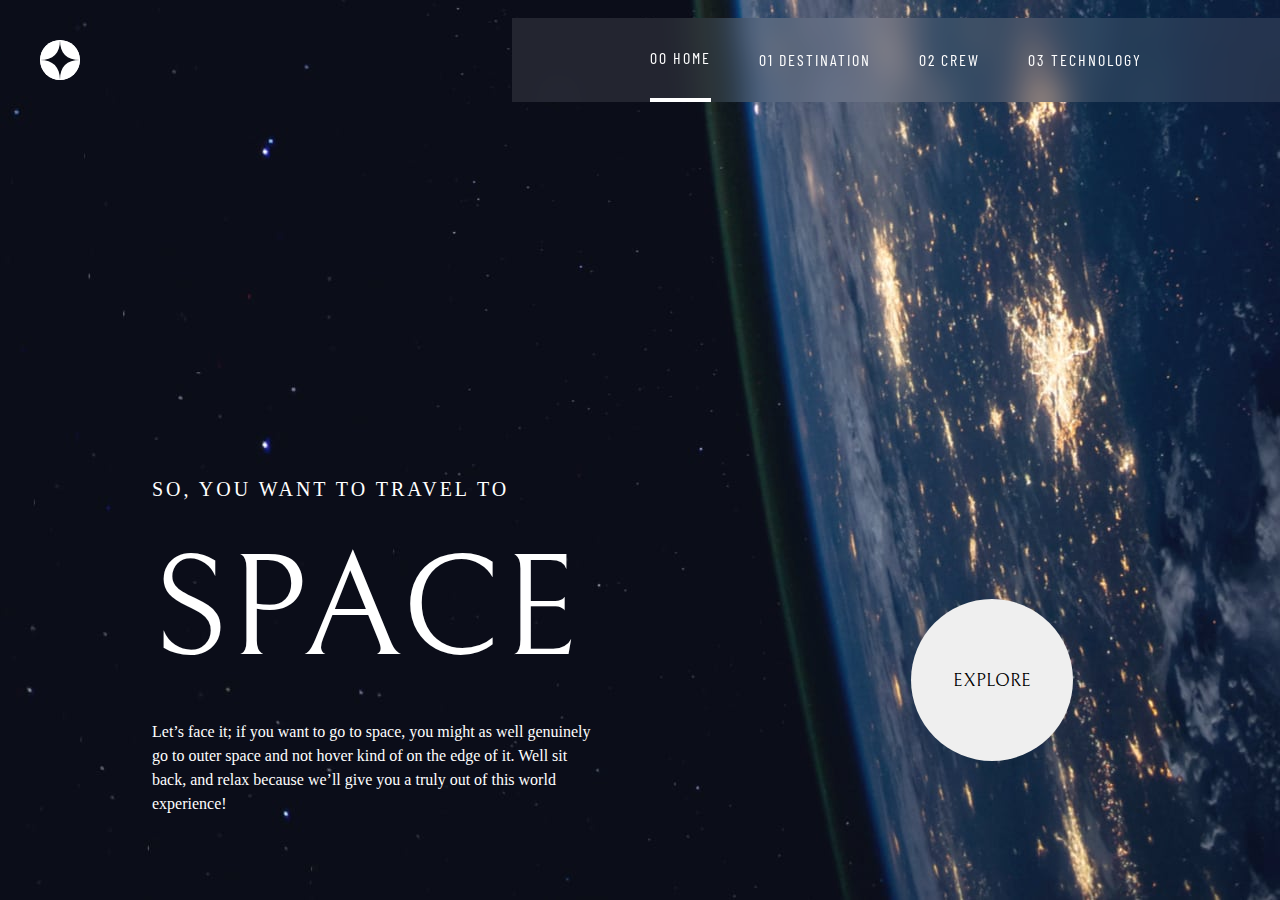
<file: index.html>
<!DOCTYPE html>
<html lang="en">
<head>
  <meta charset="UTF-8">
  <meta name="viewport" content="width=device-width, initial-scale=1.0">

  <link rel="icon" type="image/png" sizes="32x32" href="./assets/favicon-32x32.png">
  <title>Frontend Mentor | Space tourism website</title>
  <link rel="stylesheet" href="style.css">
  <script src="app.js" defer></script>
</head>
<body>

  <nav>
    <img src="assets/shared/logo.svg" alt="logo" class="logo">
    <img src="assets/shared/icon-hamburger.svg" alt="ham" class="ham">
    <div class="nav-list-holder">
      <div class="img-holder">
        <img src="assets/shared/icon-close.svg" alt="close icon" class="close">
      </div>
      <ul class="nav-list">
        <li class="nav-item"><a href="index.html" class="home"><span>00</span> Home</a></li>
        <li class="nav-item"><a href="destination-moon.html" class="destination"><span>01</span> Destination</a></li>
        <li class="nav-item"><a href="crew-commander.html" class="crew"><span>02</span> Crew</a></li>
        <li class="nav-item"><a href="technology-vehicle.html" class="technology"><span>03 </span>Technology</a></li>
      </ul>
    </div>
  </nav>
  <main>
    <section class="text">
      <p class="first-line">So, you want to travel to</p>
      <h1 class="space">Space</h1>
      <p class="body-text">Let’s face it; if you want to go to space, you might as well genuinely go to 
        outer space and not hover kind of on the edge of it. Well sit back, and relax 
        because we’ll give you a truly out of this world experience!</p>
    </section>
    <section class="explore">
      <button class="btn">Explore</button>
    </section>
  </main>

</body>
</html>
</file>
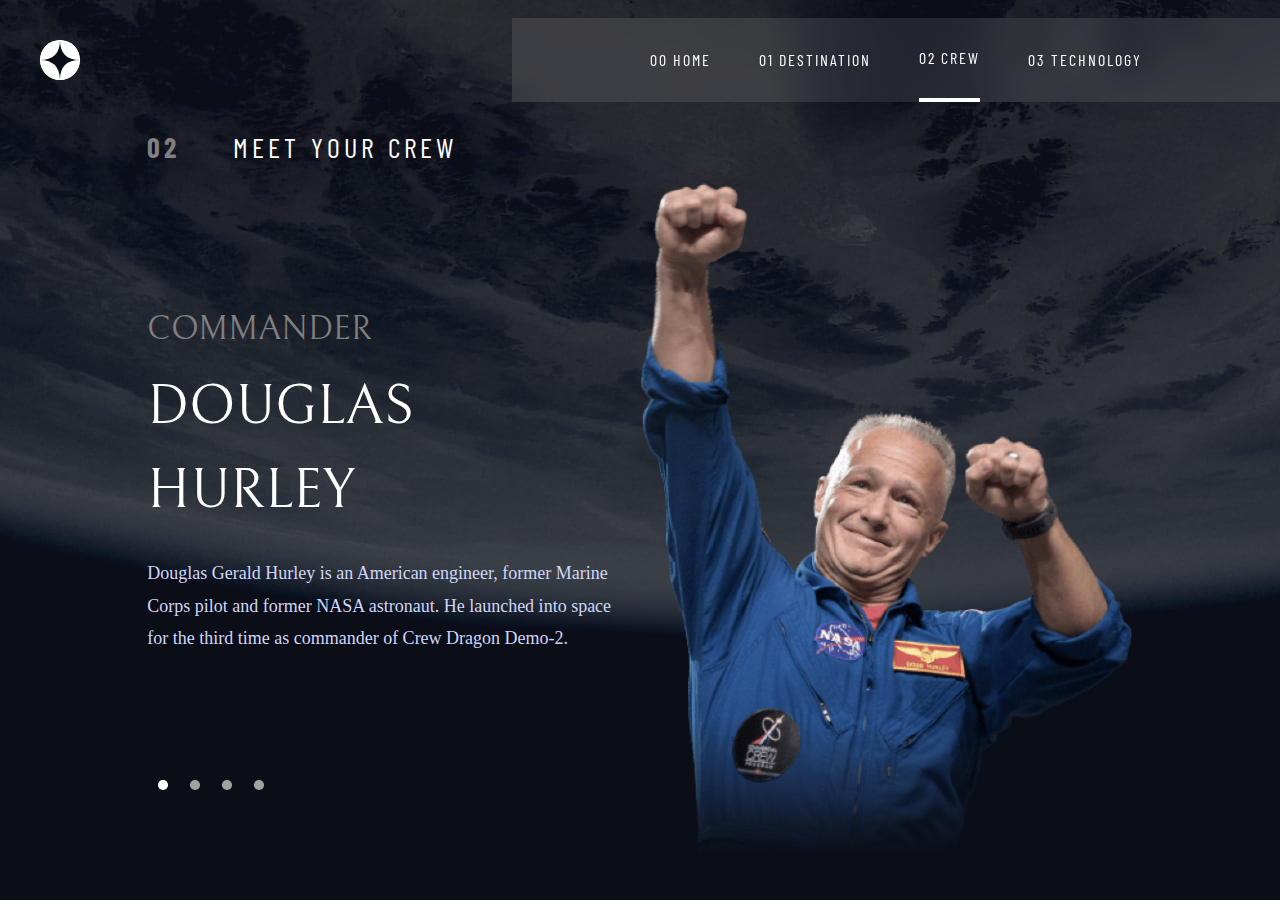
<file: crew-commander.html>
<!DOCTYPE html>
<html lang="en">
<head>
  <meta charset="UTF-8">
  <meta name="viewport" content="width=device-width, initial-scale=1.0">
  <link rel="stylesheet" href="crewStyles.css">
  <link rel="icon" type="image/png" sizes="32x32" href="./assets/favicon-32x32.png">
  <script src="app.js" defer></script>
  <title>Frontend Mentor | Space tourism website</title>
</head>
<body>

  <nav>
    <img src="assets/shared/logo.svg" alt="logo" class="logo">
    <img src="assets/shared/icon-hamburger.svg" alt="ham" class="ham">
    <div class="nav-list-holder">
      <div class="img-holder">
        <img src="assets/shared/icon-close.svg" alt="close icon" class="close">
      </div>
      <ul class="nav-list">
        <li class="nav-item"><a href="..index.html" class="home"><span>00</span> Home</a></li>
        <li class="nav-item"><a href="destination-moon.html" class="destination"><span>01</span> Destination</a></li>
        <li class="nav-item"><a href="crew-commander.html" class="crew"><span>02</span> Crew</a></li>
        <li class="nav-item"><a href="technology-vehicle.html" class="technology"><span>03 </span>Technology</a></li>
      </ul>
    </div>
  </nav>

  <main>
    <div class="meet">
      <p class="meetCrew">
        <span>02</span>
         Meet your crew
      </p>
    </div>
    <section class="main-crew-text">
      <div class="info-text">
        <h1><span>Commander</span><br>Douglas Hurley</h1>
        <p class="crew-body-text">
          Douglas Gerald Hurley is an American engineer, former Marine Corps pilot 
          and former NASA astronaut. He launched into space for the third time as 
          commander of Crew Dragon Demo-2.</p>
      </div>
      <ul class="crew-members-nav">
        <li class="crew-member"><a href="crew-commander.html"></a></li>
        <li class="crew-member"><a href="crew-specialist.html"></a></li>
        <li class="crew-member"><a href="crew-pilot.html"></a></li>
        <li class="crew-member"><a href="crew-engineer.html"></a></li>
      </ul>
    </section>
    <section class="member-image">
      <img src="assets/crew/image-douglas-hurley.png" alt="">
    </section>
  </main>

</body>
</html>
</file>
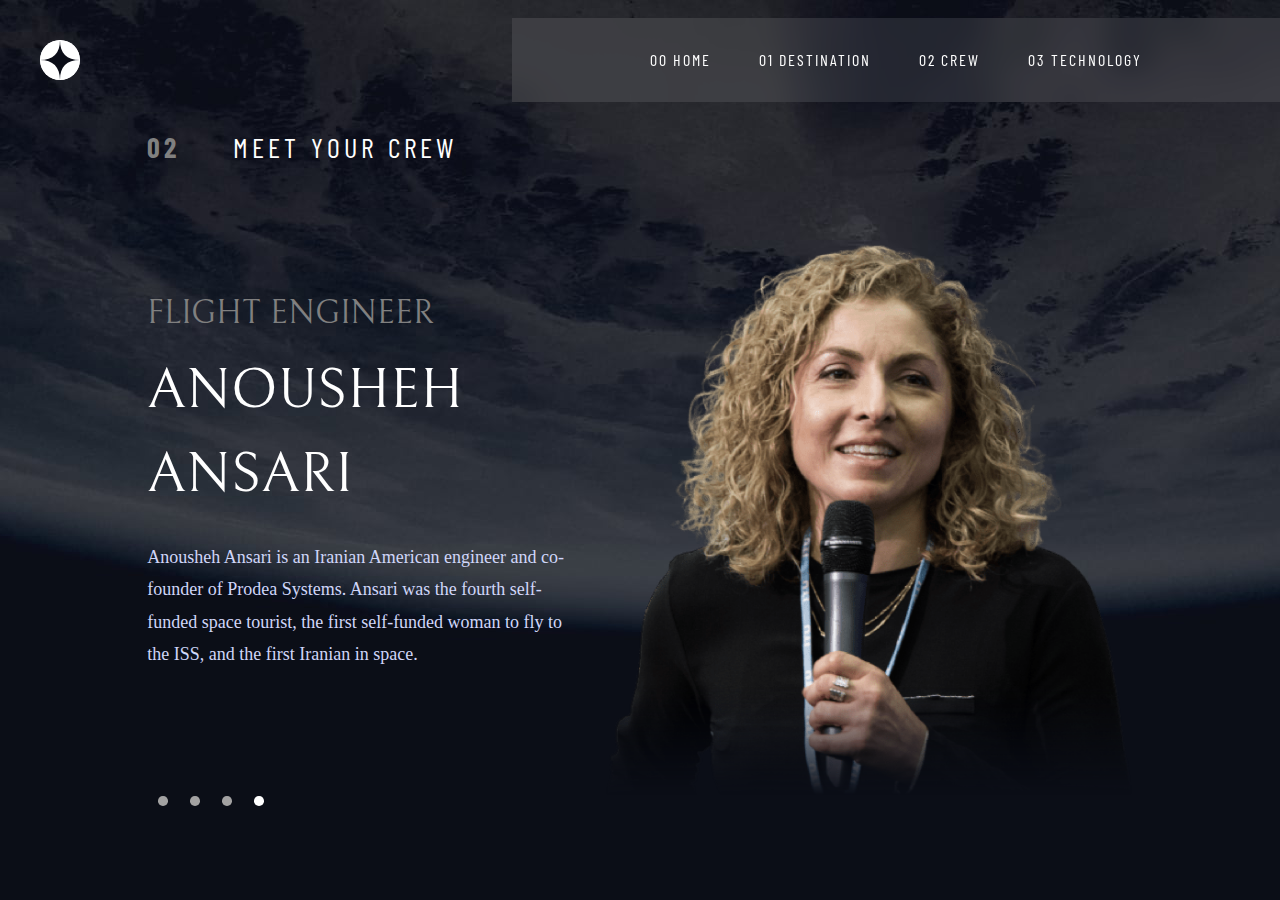
<file: crew-engineer.html>
<!DOCTYPE html>
<html lang="en">
<head>
  <meta charset="UTF-8">
  <meta name="viewport" content="width=device-width, initial-scale=1.0">

  <link rel="icon" type="image/png" sizes="32x32" href="./assets/favicon-32x32.png">
  <link rel="stylesheet" href="crewStyles.css">
  <script src="app.js" defer></script>
  <title>Frontend Mentor | Space tourism website</title>
</head>
<body>

  <nav>
    <img src="assets/shared/logo.svg" alt="logo" class="logo">
    <img src="assets/shared/icon-hamburger.svg" alt="ham" class="ham">
    <div class="nav-list-holder">
      <div class="img-holder">
        <img src="assets/shared/icon-close.svg" alt="close icon" class="close">
      </div>
      <ul class="nav-list">
        <li class="nav-item"><a href="index.html" class="home"><span>00</span> Home</a></li>
        <li class="nav-item"><a href="destination-moon.html" class="destination"><span>01</span> Destination</a></li>
        <li class="nav-item"><a href="crew-commander.html" class="crew"><span>02</span> Crew</a></li>
        <li class="nav-item"><a href="technology-vehicle.html" class="technology"><span>03 </span>Technology</a></li>
      </ul>
    </div>
  </nav>

  <main>
    <div class="meet">
      <p class="meetCrew">
        <span>02</span>
         Meet your crew
      </p>
    </div>
    <section class="main-crew-text">
      <div class="info-text">
        <h1><span>Flight Engineer</span><br>Anousheh Ansari</h1>
        <p class="crew-body-text">
          Anousheh Ansari is an Iranian American engineer and co-founder of Prodea Systems. 
          Ansari was the fourth self-funded space tourist, the first self-funded woman to 
          fly to the ISS, and the first Iranian in space. </p>
      </div>
      <ul class="crew-members-nav">
        <li class="crew-member"><a href="crew-commander.html"></a></li>
        <li class="crew-member"><a href="crew-specialist.html"></a></li>
        <li class="crew-member"><a href="crew-pilot.html"></a></li>
        <li class="crew-member"><a href="crew-engineer.html"></a></li>
      </ul>
    </section>
    <section class="member-image">
      <img src="assets/crew/image-anousheh-ansari.png" alt="">
    </section>
  </main>

</body>
</html>
</file>
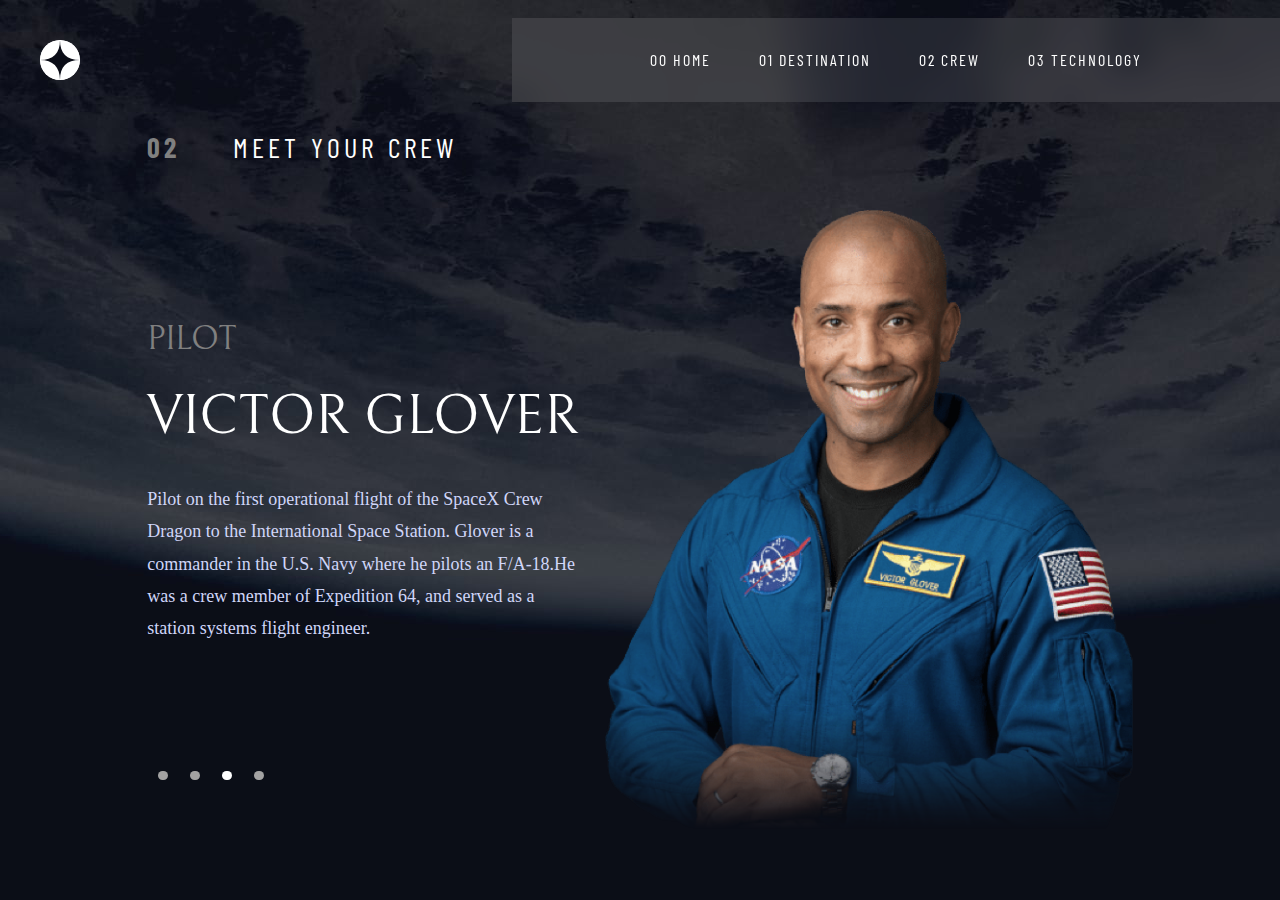
<file: crew-pilot.html>
<!DOCTYPE html>
<html lang="en">
<head>
  <meta charset="UTF-8">
  <meta name="viewport" content="width=device-width, initial-scale=1.0">

  <link rel="icon" type="image/png" sizes="32x32" href="./assets/favicon-32x32.png">
  <link rel="stylesheet" href="crewStyles.css">
  <script src="app.js" defer></script>
  <title>Frontend Mentor | Space tourism website</title>
</head>
<body>

  <nav>
    <img src="assets/shared/logo.svg" alt="logo" class="logo">
    <img src="assets/shared/icon-hamburger.svg" alt="ham" class="ham">
    <div class="nav-list-holder">
      <div class="img-holder">
        <img src="assets/shared/icon-close.svg" alt="close icon" class="close">
      </div>
      <ul class="nav-list">
        <li class="nav-item"><a href="index.html" class="home"><span>00</span> Home</a></li>
        <li class="nav-item"><a href="destination-moon.html" class="destination"><span>01</span> Destination</a></li>
        <li class="nav-item"><a href="crew-commander.html" class="crew"><span>02</span> Crew</a></li>
        <li class="nav-item"><a href="technology-vehicle.html" class="technology"><span>03 </span>Technology</a></li>
      </ul>
    </div>
  </nav>

  <main>
    <div class="meet">
      <p class="meetCrew">
        <span>02</span>
         Meet your crew
      </p>
    </div>
    <section class="main-crew-text">
      <div class="info-text">
        <h1><span>Pilot</span><br>Victor Glover</h1>
        <p class="crew-body-text">
          Pilot on the first operational flight of the SpaceX Crew Dragon to the 
          International Space Station. Glover is a commander in the U.S. Navy where 
          he pilots an F/A-18.He was a crew member of Expedition 64, and served as a 
          station systems flight engineer. </p>
      </div>
      <ul class="crew-members-nav">
        <li class="crew-member"><a href="crew-commander.html"></a></li>
        <li class="crew-member"><a href="crew-specialist.html"></a></li>
        <li class="crew-member"><a href="crew-pilot.html"></a></li>
        <li class="crew-member"><a href="crew-engineer.html"></a></li>
      </ul>
    </section>
    <section class="member-image">
      <img src="assets/crew/image-victor-glover.png" alt="">
    </section>
  </main>

</body>
</html>
</file>
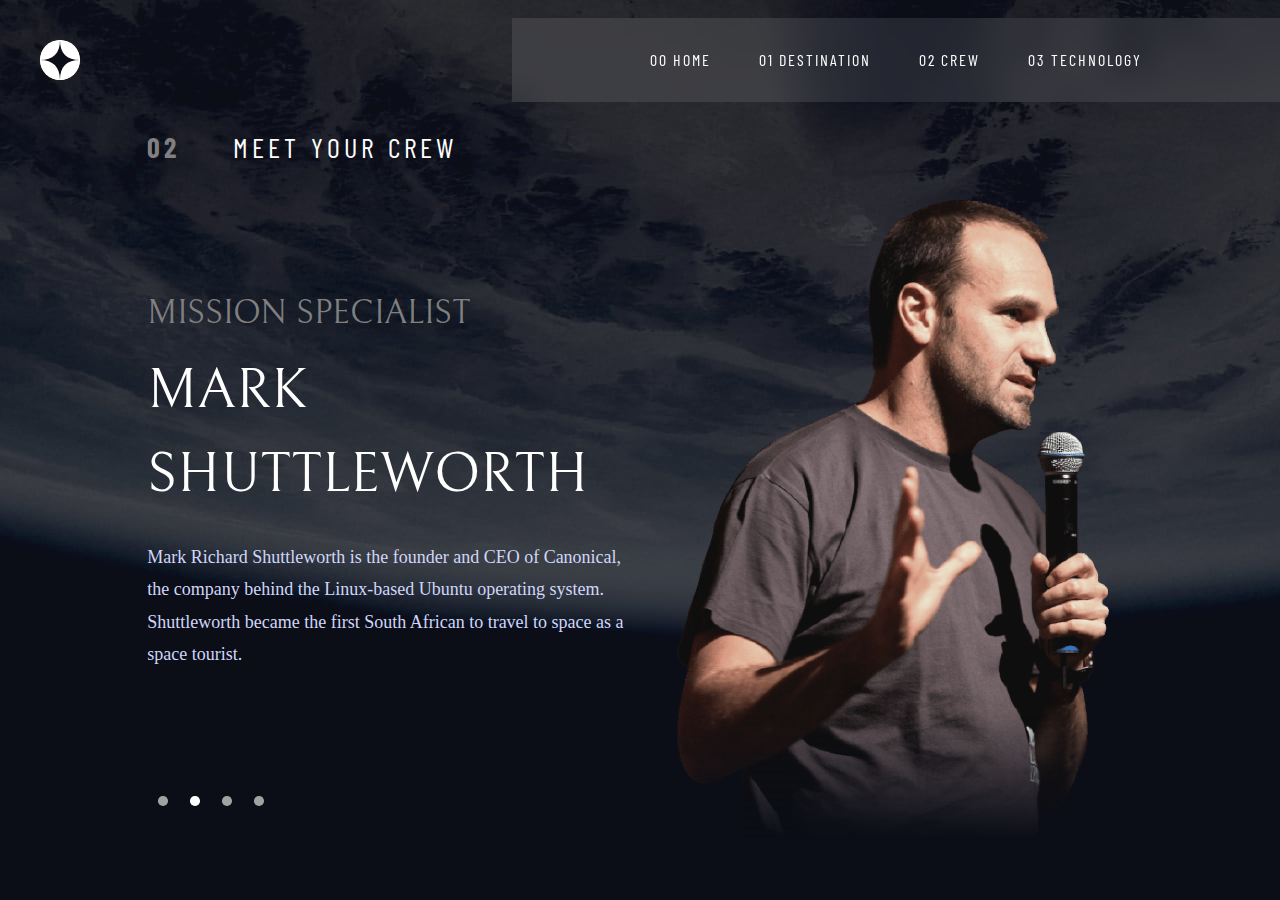
<file: crew-specialist.html>
<!DOCTYPE html>
<html lang="en">
<head>
  <meta charset="UTF-8">
  <meta name="viewport" content="width=device-width, initial-scale=1.0">
  <link rel="stylesheet" href="crewStyles.css">
  <link rel="icon" type="image/png" sizes="32x32" href="./assets/favicon-32x32.png">
  <script src="app.js" defer></script>
  <title>Frontend Mentor | Space tourism website</title>
</head>
<body>

  <nav>
    <img src="assets/shared/logo.svg" alt="logo" class="logo">
    <img src="assets/shared/icon-hamburger.svg" alt="ham" class="ham">
    <div class="nav-list-holder">
      <div class="img-holder">
        <img src="assets/shared/icon-close.svg" alt="close icon" class="close">
      </div>
      <ul class="nav-list">
        <li class="nav-item"><a href="index.html" class="home"><span>00</span> Home</a></li>
        <li class="nav-item"><a href="destination-moon.html" class="destination"><span>01</span> Destination</a></li>
        <li class="nav-item"><a href="crew-commander.html" class="crew"><span>02</span> Crew</a></li>
        <li class="nav-item"><a href="technology-vehicle.html" class="technology"><span>03 </span>Technology</a></li>
      </ul>
    </div>
  </nav>

  <main>
    <div class="meet">
      <p class="meetCrew">
        <span>02</span>
         Meet your crew
      </p>
    </div>
    <section class="main-crew-text">
      <div class="info-text">
        <h1><span>Mission Specialist</span><br>Mark Shuttleworth</h1>
        <p class="crew-body-text">
          Mark Richard Shuttleworth is the founder and CEO of Canonical, the company behind 
          the Linux-based Ubuntu operating system. Shuttleworth became the first South 
          African to travel to space as a space tourist.</p>
      </div>
      <ul class="crew-members-nav">
        <li class="crew-member"><a href="crew-commander.html"></a></li>
        <li class="crew-member"><a href="crew-specialist.html"></a></li>
        <li class="crew-member"><a href="crew-pilot.html"></a></li>
        <li class="crew-member"><a href="crew-engineer.html"></a></li>
      </ul>
    </section>
    <section class="member-image">
      <img src="assets/crew/image-mark-shuttleworth.png" alt="">
    </section>
  </main>

</body>
</html>
</file>
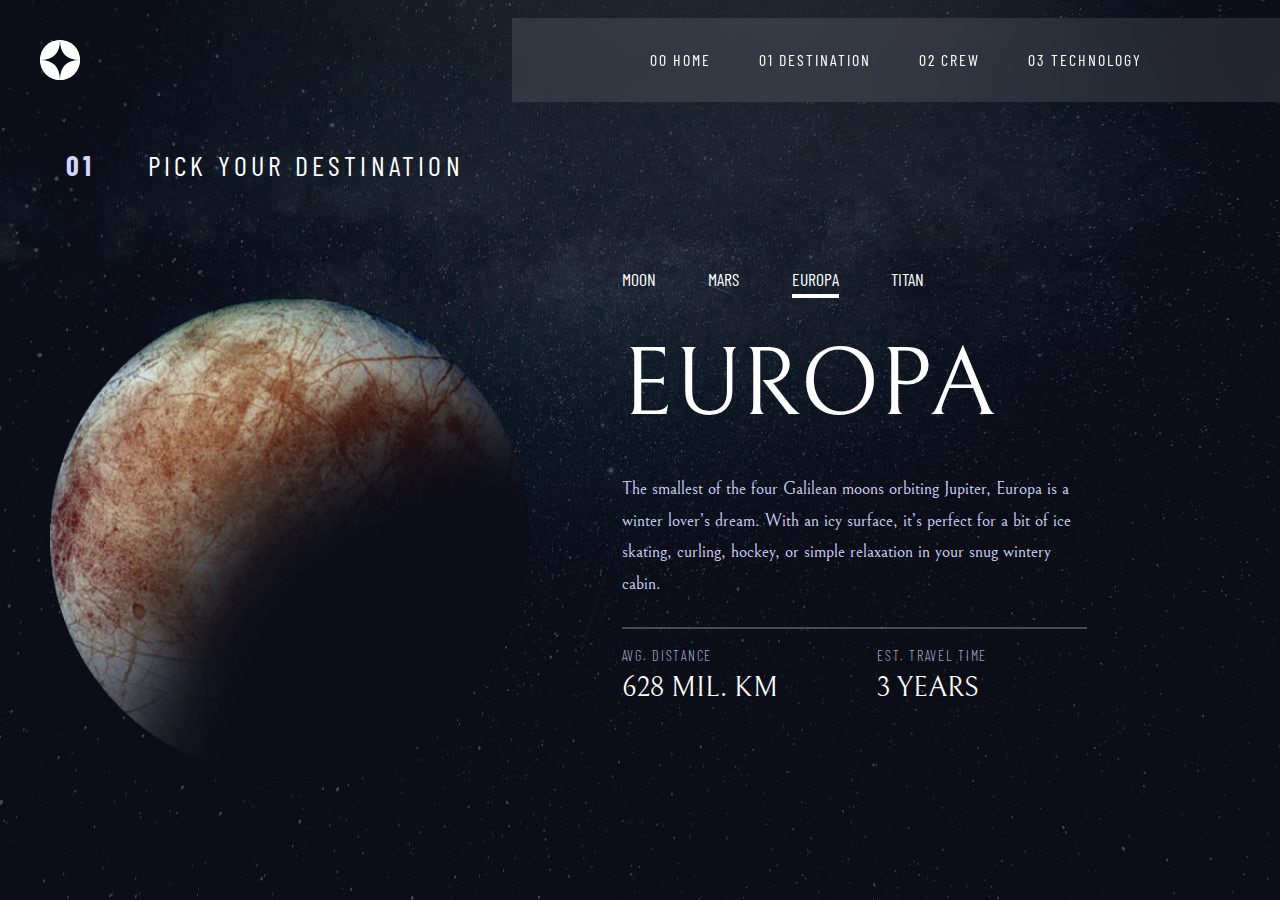
<file: destination-europa.html>
<!DOCTYPE html>
<html lang="en">
<head>
  <meta charset="UTF-8">
  <meta name="viewport" content="width=device-width, initial-scale=1.0">

  <link rel="icon" type="image/png" sizes="32x32" href="./assets/favicon-32x32.png">
  <link rel="stylesheet" href="destinationStyles.css">
  <script src="app.js" defer></script>
  <title>Frontend Mentor | Space tourism website</title>
</head>
<body>

  <nav>
    <img src="assets/shared/logo.svg" alt="logo" class="logo">
    <img src="assets/shared/icon-hamburger.svg" alt="ham" class="ham">
    <div class="nav-list-holder">
      <div class="img-holder">
        <img src="assets/shared/icon-close.svg" alt="close icon" class="close">
      </div>
      <ul class="nav-list">
        <li class="nav-item"><a href="index.html" class="home"><span>00</span> Home</a></li>
        <li class="nav-item"><a href="destination-moon.html" class="destination"><span>01</span> Destination</a></li>
        <li class="nav-item"><a href="crew-commander.html" class="crew"><span>02</span> Crew</a></li>
        <li class="nav-item"><a href="technology-vehicle.html" class="technology"><span>03 </span>Technology</a></li>
      </ul>
    </div>
  </nav>

  <main class="destination-main">
    <p class="pick-title"> <span>01</span>  Pick your destination
    </p>
    <img class="europa img" src="assets/destination/image-europa.png" alt="europa image">
    <section class="info">
      <ul class="destination-nav">
        <li class="destination-nav-item"><a href="destination-moon.html">Moon</a></li>
        <li class="destination-nav-item"><a href="destination-mars.html">Mars</a></li>
        <li class="destination-nav-item"><a href="destination-europa.html">Europa</a></li>
        <li class="destination-nav-item"><a href="destination-titan.html">Titan</a></li>
      </ul>
      <h1 class="destination-title">Europa</h1>
      <p class="destination-main-text">
        The smallest of the four Galilean moons orbiting Jupiter, Europa is a 
        winter lover’s dream. With an icy surface, it’s perfect for a bit of 
        ice skating, curling, hockey, or simple relaxation in your snug 
        wintery cabin.</p>
      <div class="small-text-container">
        <div class="distnaceHolder">
          <h6 class="distance"> Avg. distance</h6>
          <p class="distanceK number">628 mil. km</p>
        </div>
        <div class="estHolder">
          <h6 class="est">Est. travel time</h6>
        <p class="estD number">3 years</p>
        </div>
      </div> 
    </section>
  </main>

</body>
</html>
</file>
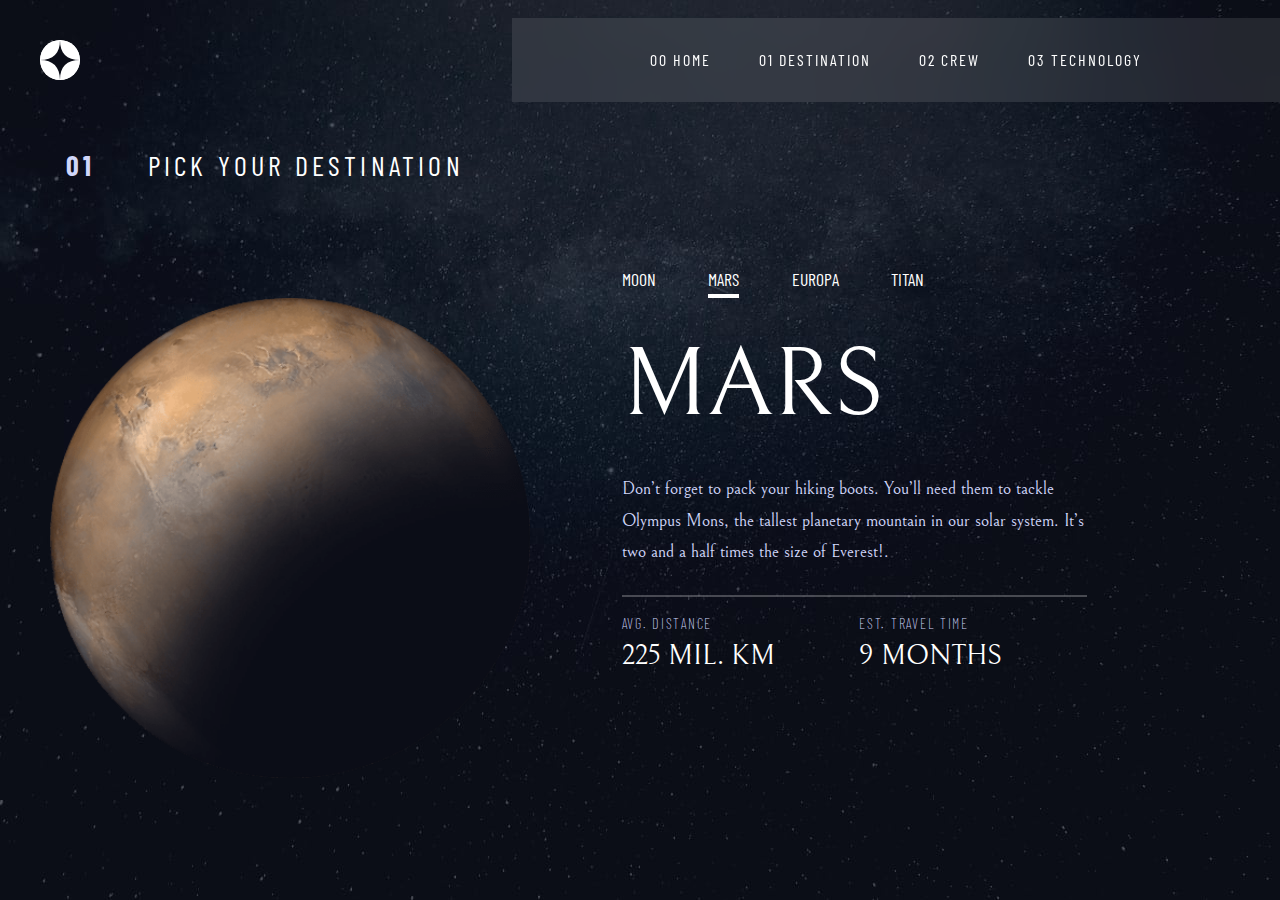
<file: destination-mars.html>
<!DOCTYPE html>
<html lang="en">
<head>
  <meta charset="UTF-8">
  <meta name="viewport" content="width=device-width, initial-scale=1.0">

  <link rel="icon" type="image/png" sizes="32x32" href="./assets/favicon-32x32.png">
  <link rel="stylesheet" href="destinationStyles.css">
  <title>Frontend Mentor | Space tourism website</title>
  <script src="app.js" defer></script>
</head>
<body>

  <nav>
    <img src="assets/shared/logo.svg" alt="logo" class="logo">
    <img src="assets/shared/icon-hamburger.svg" alt="ham" class="ham">
    <div class="nav-list-holder">
      <div class="img-holder">
        <img src="assets/shared/icon-close.svg" alt="close icon" class="close">
      </div>
      <ul class="nav-list">
        <li class="nav-item"><a href="index.html" class="home"><span>00</span> Home</a></li>
        <li class="nav-item"><a href="destination-moon.html" class="destination"><span>01</span> Destination</a></li>
        <li class="nav-item"><a href="crew-commander.html" class="crew"><span>02</span> Crew</a></li>
        <li class="nav-item"><a href="technology-vehicle.html" class="technology"><span>03 </span>Technology</a></li>
      </ul>
    </div>
  </nav>

  <main class="destination-main">
    <p class="pick-title"> <span>01</span>  Pick your destination
    </p>
    <img class="mars img" src="assets/destination/image-mars.png" alt="mars image">
    <section class="info">
      <ul class="destination-nav">
        <li class="destination-nav-item"><a href="destination-moon.html">Moon</a></li>
        <li class="destination-nav-item"><a href="destination-mars.html">Mars</a></li>
        <li class="destination-nav-item"><a href="destination-europa.html">Europa</a></li>
        <li class="destination-nav-item"><a href="destination-titan.html">Titan</a></li>
      </ul>
      <h1 class="destination-title">Mars</h1>
      <p class="destination-main-text">
        Don’t forget to pack your hiking boots. You’ll need them to tackle Olympus Mons, 
        the tallest planetary mountain in our solar system. It’s two and a half times 
        the size of Everest!.</p>
      <div class="small-text-container">
        <div class="distnaceHolder">
          <h6 class="distance"> Avg. distance</h6>
          <p class="distanceK number">225 mil. km</p>
        </div>
        <div class="estHolder">
          <h6 class="est">Est. travel time</h6>
        <p class="estD number">9 months</p>
        </div>
      </div> 
    </section>
  </main>

</body>
</html>
</file>
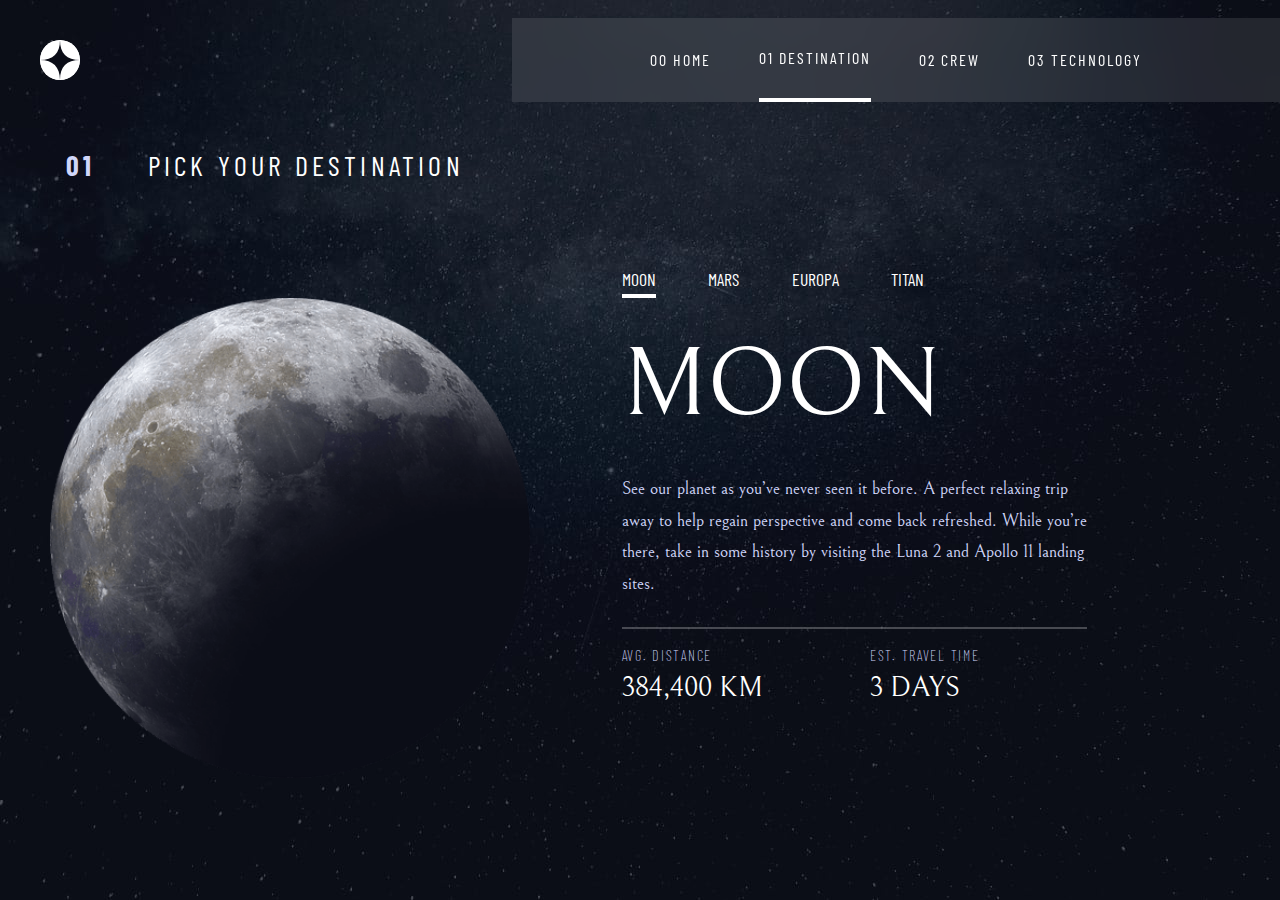
<file: destination-moon.html>
<!DOCTYPE html>
<html lang="en">
<head>
  <meta charset="UTF-8">
  <meta name="viewport" content="width=device-width, initial-scale=1.0">

  <link rel="icon" type="image/png" sizes="32x32" href="./assets/favicon-32x32.png">
  <!-- <link id="pageStyle" rel="stylesheet" href="style.css"> -->
  <link id="destination-sheet" rel="stylesheet" href="destinationStyles.css">
  <title>Frontend Mentor | Space tourism website</title>
  <script src="app.js" defer></script>
</head>
<body>

  <nav>
    <img src="assets/shared/logo.svg" alt="logo" class="logo">
    <img src="assets/shared/icon-hamburger.svg" alt="ham" class="ham">
    <div class="nav-list-holder">
      <div class="img-holder">
        <img src="assets/shared/icon-close.svg" alt="close icon" class="close">
      </div>
      <ul class="nav-list">
        <li class="nav-item"><a href="index.html" class="home"><span>00</span> Home</a></li>
        <li class="nav-item"><a href="destination-moon.html" class="destination"><span>01</span> Destination</a></li>
        <li class="nav-item"><a href="crew-commander.html" class="crew"><span>02</span> Crew</a></li>
        <li class="nav-item"><a href="technology-vehicle.html" class="technology"><span>03 </span>Technology</a></li>
      </ul>
    </div>
  </nav>
  <main class="destination-main">
    <p class="pick-title"> <span>01</span>  Pick your destination
    </p>
    <img class="moon img" src="assets/destination/image-moon.png" alt="moon image">
    <section class="info">
      <ul class="destination-nav">
        <li class="destination-nav-item"><a href="destination-moon.html">Moon</a></li>
        <li class="destination-nav-item"><a href="destination-mars.html">Mars</a></li>
        <li class="destination-nav-item"><a href="destination-europa.html">Europa</a></li>
        <li class="destination-nav-item"><a href="destination-titan.html">Titan</a></li>
      </ul>
      <h1 class="destination-title">Moon</h1>
      <p class="destination-main-text">
         See our planet as you’ve never seen it before. A perfect relaxing trip away to help 
        regain perspective and come back refreshed. While you’re there, take in some history 
        by visiting the Luna 2 and Apollo 11 landing sites.</p>
      <div class="small-text-container">
        <div class="distnaceHolder">
          <h6 class="distance"> Avg. distance</h6>
          <p class="distanceK number">384,400 km</p>
        </div>
        <div class="estHolder">
          <h6 class="est">Est. travel time</h6>
        <p class="estD number">3 days</p>
        </div>
      </div> 
    </section>
  </main>

</body>
</html>
</file>
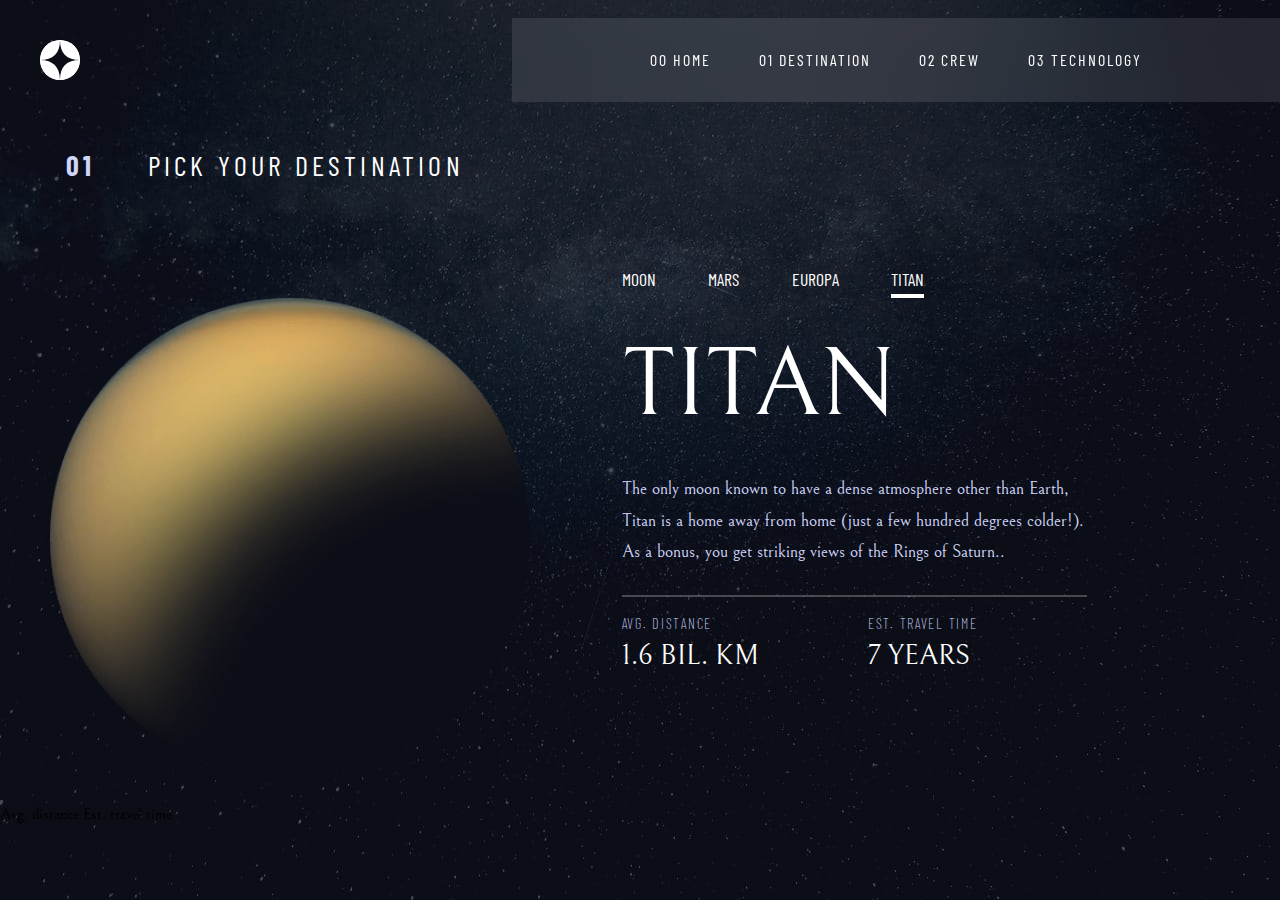
<file: destination-titan.html>
<!DOCTYPE html>
<html lang="en">
<head>
  <meta charset="UTF-8">
  <meta name="viewport" content="width=device-width, initial-scale=1.0">

  <link rel="icon" type="image/png" sizes="32x32" href="./assets/favicon-32x32.png">
  <link rel="stylesheet" href="destinationStyles.css">
  <script src="app.js" defer></script>
  <title>Frontend Mentor | Space tourism website</title>
</head>
<body>

  <nav>
    <img src="assets/shared/logo.svg" alt="logo" class="logo">
    <img src="assets/shared/icon-hamburger.svg" alt="ham" class="ham">
    <div class="nav-list-holder">
      <div class="img-holder">
        <img src="assets/shared/icon-close.svg" alt="close icon" class="close">
      </div>
      <ul class="nav-list">
        <li class="nav-item"><a href="index.html" class="home"><span>00</span> Home</a></li>
        <li class="nav-item"><a href="destination-moon.html" class="destination"><span>01</span> Destination</a></li>
        <li class="nav-item"><a href="crew-commander.html" class="crew"><span>02</span> Crew</a></li>
        <li class="nav-item"><a href="technology-vehicle.html" class="technology"><span>03 </span>Technology</a></li>
      </ul>
    </div>
  </nav>

  <main class="destination-main">
    <p class="pick-title"> <span>01</span>  Pick your destination
    </p>
    <img class="Titan img" src="assets/destination/image-titan.png" alt="Titan image">
    <section class="info">
      <ul class="destination-nav">
        <li class="destination-nav-item"><a href="destination-moon.html">Moon</a></li>
        <li class="destination-nav-item"><a href="destination-mars.html">Mars</a></li>
        <li class="destination-nav-item"><a href="destination-europa.html">Europa</a></li>
        <li class="destination-nav-item"><a href="destination-titan.html">Titan</a></li>
      </ul>
      <h1 class="destination-title">Titan</h1>
      <p class="destination-main-text">
        The only moon known to have a dense atmosphere other than Earth, Titan 
        is a home away from home (just a few hundred degrees colder!). As a 
        bonus, you get striking views of the Rings of Saturn..</p>
      <div class="small-text-container">
        <div class="distnaceHolder">
          <h6 class="distance">Avg. distance</h6>
          <p class="distanceK number"> 1.6 bil. km</p>
        </div>
        <div class="estHolder">
          <h6 class="est">Est. travel time</h6>
        <p class="estD number">7 years</p>
        </div>
      </div> 
    </section>
  </main>


  



  Avg. distance


  Est. travel time
  
</body>
</html>
</file>
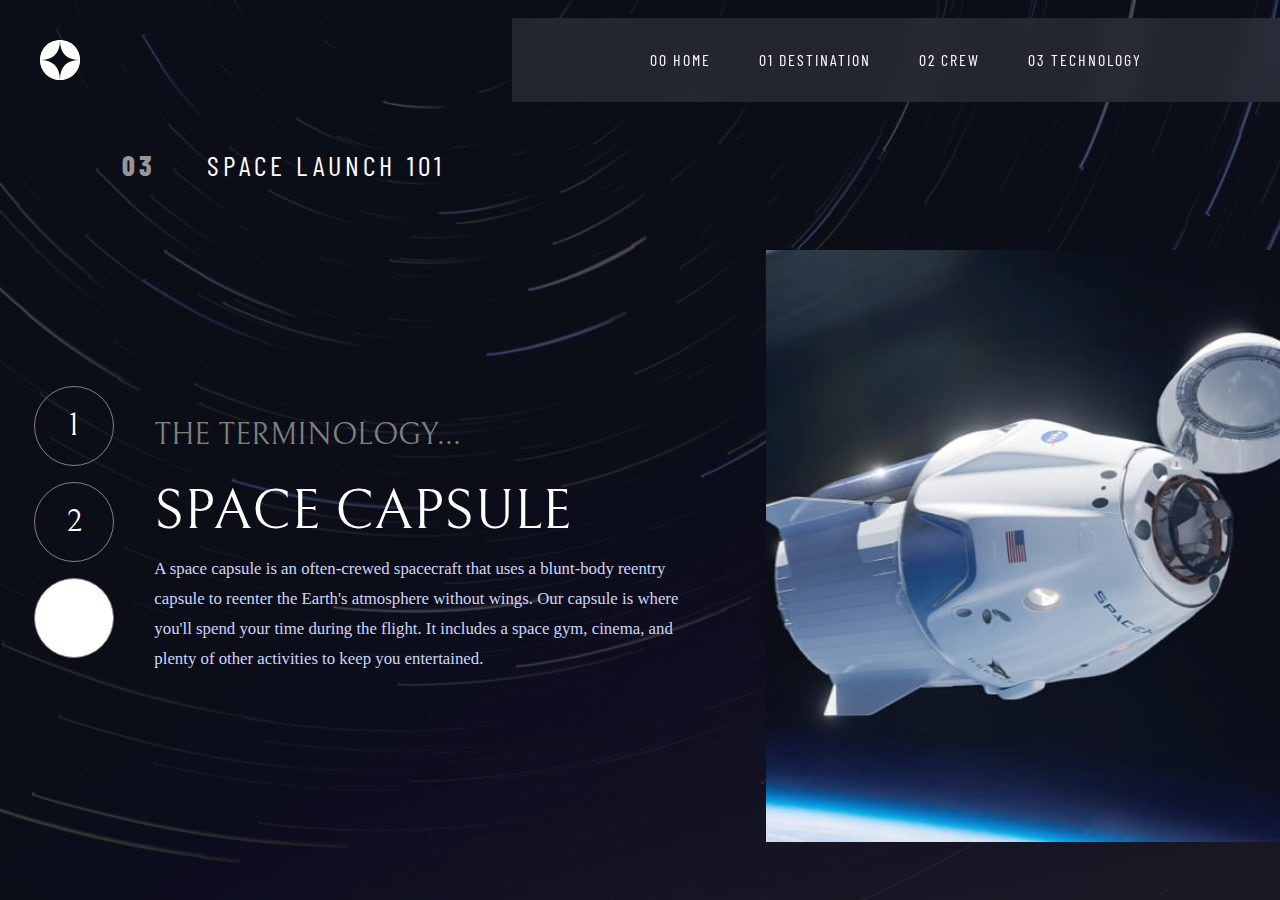
<file: technology-capsule.html>
<!DOCTYPE html>
<html lang="en">
<head>
  <meta charset="UTF-8">
  <meta name="viewport" content="width=device-width, initial-scale=1.0">

  <link rel="icon" type="image/png" sizes="32x32" href="./assets/favicon-32x32.png">
  <link rel="stylesheet" href="techStyles.css">
  <script src="app.js" defer></script>
  <title>Frontend Mentor | Space tourism website</title>
</head>
<body>

  <nav>
    <img src="assets/shared/logo.svg" alt="logo" class="logo">
    <img src="assets/shared/icon-hamburger.svg" alt="ham" class="ham">
    <div class="nav-list-holder">
      <div class="img-holder">
        <img src="assets/shared/icon-close.svg" alt="close icon" class="close">
      </div>
      <ol class="nav-list">
        <li class="nav-item"><a href="index.html" class="home"><span>00</span> Home</a></li>
        <li class="nav-item"><a href="destination-moon.html" class="destination"><span>01</span> Destination</a></li>
        <li class="nav-item"><a href="crew-commander.html" class="crew"><span>02</span> Crew</a></li>
        <li class="nav-item"><a href="technology-vehicle.html" class="technology"><span>03 </span>Technology</a></li>
      </ol>
    </div>
  </nav>

  <main>
    <div class="spaceLaunch">
      <p class="launch-title">
        <span>03</span> Space launch 101
      </p>
    </div>

    <section class="space-img-holder">
      <!-- <img src="assets/technology/image-launch-vehicle-portrait.jpg" alt="" class="space-img"> -->
    </section>
  
    <article class="main-content">
      <section class="rest">
        <ul class="space-nav">
          <li class="space-nav-item"><a href="technology-vehicle.html">1</a></li>
          <li class="space-nav-item"><a href="technology-spaceport.html">2</a></li>
          <li class="space-nav-item"><a href="technology-capsule.html">3</a></li>
        </ul>
        <div class="space-main-text">
          <h1 class="terminology"><span>The terminology...</span><br>Space capsule</h1>
          <p class="space-body-text">
            A space capsule is an often-crewed spacecraft that uses a blunt-body reentry 
            capsule to reenter the Earth's atmosphere without wings. Our capsule is where 
            you'll spend your time during the flight. It includes a space gym, cinema, 
            and plenty of other activities to keep you entertained.
          </p>
        </div>
      </section>

    </article>
  </main>

</body>
</html>
</file>
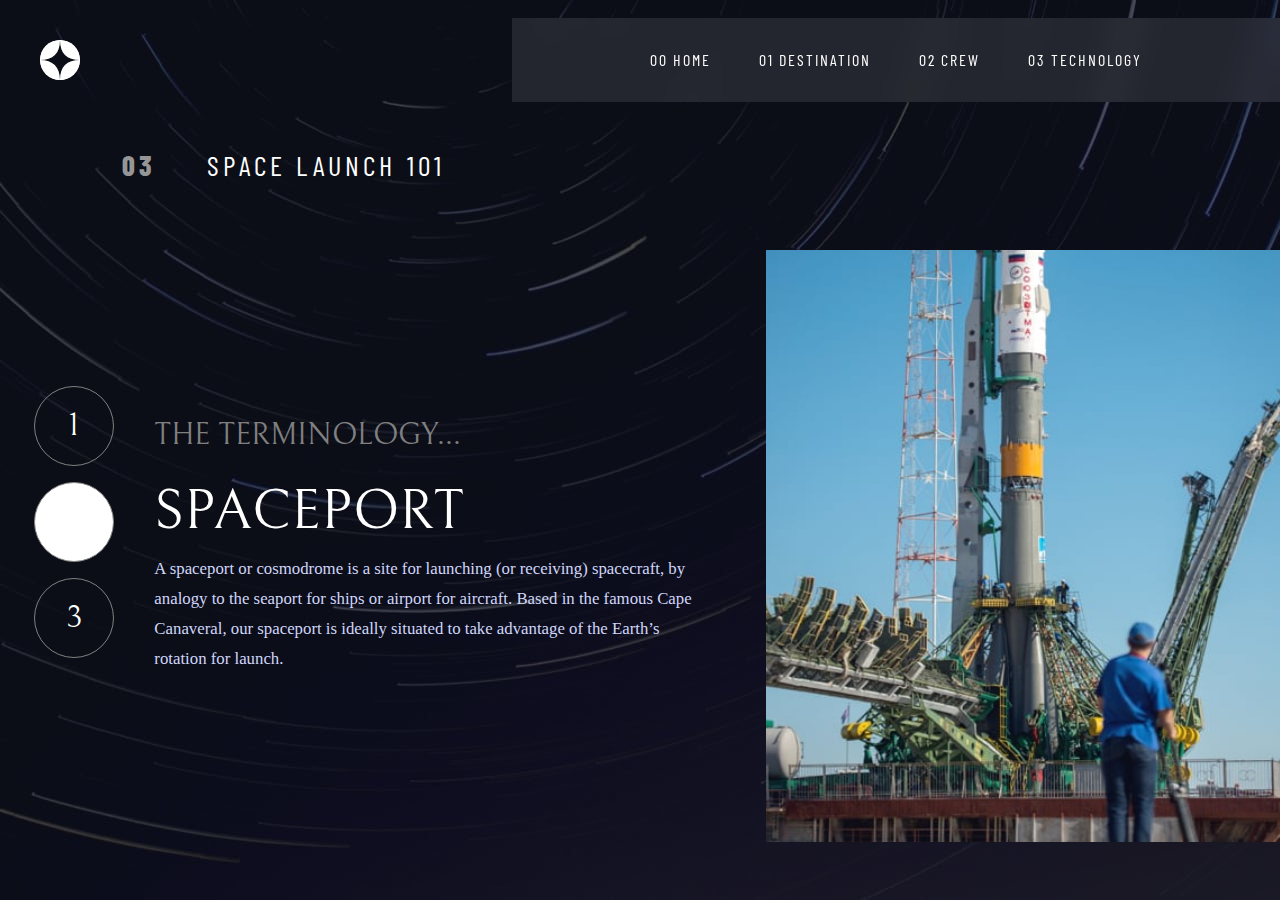
<file: technology-spaceport.html>
<!DOCTYPE html>
<html lang="en">
<head>
  <meta charset="UTF-8">
  <meta name="viewport" content="width=device-width, initial-scale=1.0">

  <link rel="icon" type="image/png" sizes="32x32" href="./assets/favicon-32x32.png">
  <link rel="stylesheet" href="techStyles.css">
  <script src="app.js" defer></script>
  <title>Frontend Mentor | Space tourism website</title>
</head>
<body>

  <nav>
    <img src="assets/shared/logo.svg" alt="logo" class="logo">
    <img src="assets/shared/icon-hamburger.svg" alt="ham" class="ham">
    <div class="nav-list-holder">
      <div class="img-holder">
        <img src="assets/shared/icon-close.svg" alt="close icon" class="close">
      </div>
      <ol class="nav-list">
        <li class="nav-item"><a href="index.html" class="home"><span>00</span> Home</a></li>
        <li class="nav-item"><a href="destination-moon.html" class="destination"><span>01</span> Destination</a></li>
        <li class="nav-item"><a href="crew-commander.html" class="crew"><span>02</span> Crew</a></li>
        <li class="nav-item"><a href="technology-vehicle.html" class="technology"><span>03 </span>Technology</a></li>
      </ol>
    </div>
  </nav>

  <main>
    <div class="spaceLaunch">
      <p class="launch-title">
        <span>03</span> Space launch 101
      </p>
    </div>

    <section class="space-img-holder">
      <!-- <img src="assets/technology/image-launch-vehicle-portrait.jpg" alt="" class="space-img"> -->
    </section>
  
    <article class="main-content">
      <section class="rest">
        <ul class="space-nav">
          <li class="space-nav-item"><a href="technology-vehicle.html">1</a></li>
          <li class="space-nav-item"><a href="technology-spaceport.html">2</a></li>
          <li class="space-nav-item"><a href="technology-capsule.html">3</a></li>
        </ul>
        <div class="space-main-text">
          <h1 class="terminology"><span>The terminology...</span><br>Spaceport</h1>
          <p class="space-body-text">
            A spaceport or cosmodrome is a site for launching (or receiving) spacecraft, 
            by analogy to the seaport for ships or airport for aircraft. Based in the 
            famous Cape Canaveral, our spaceport is ideally situated to take advantage 
            of the Earth’s rotation for launch.
          </p>
        </div>
      </section>

    </article>
  </main>

</body>
</html>
</file>
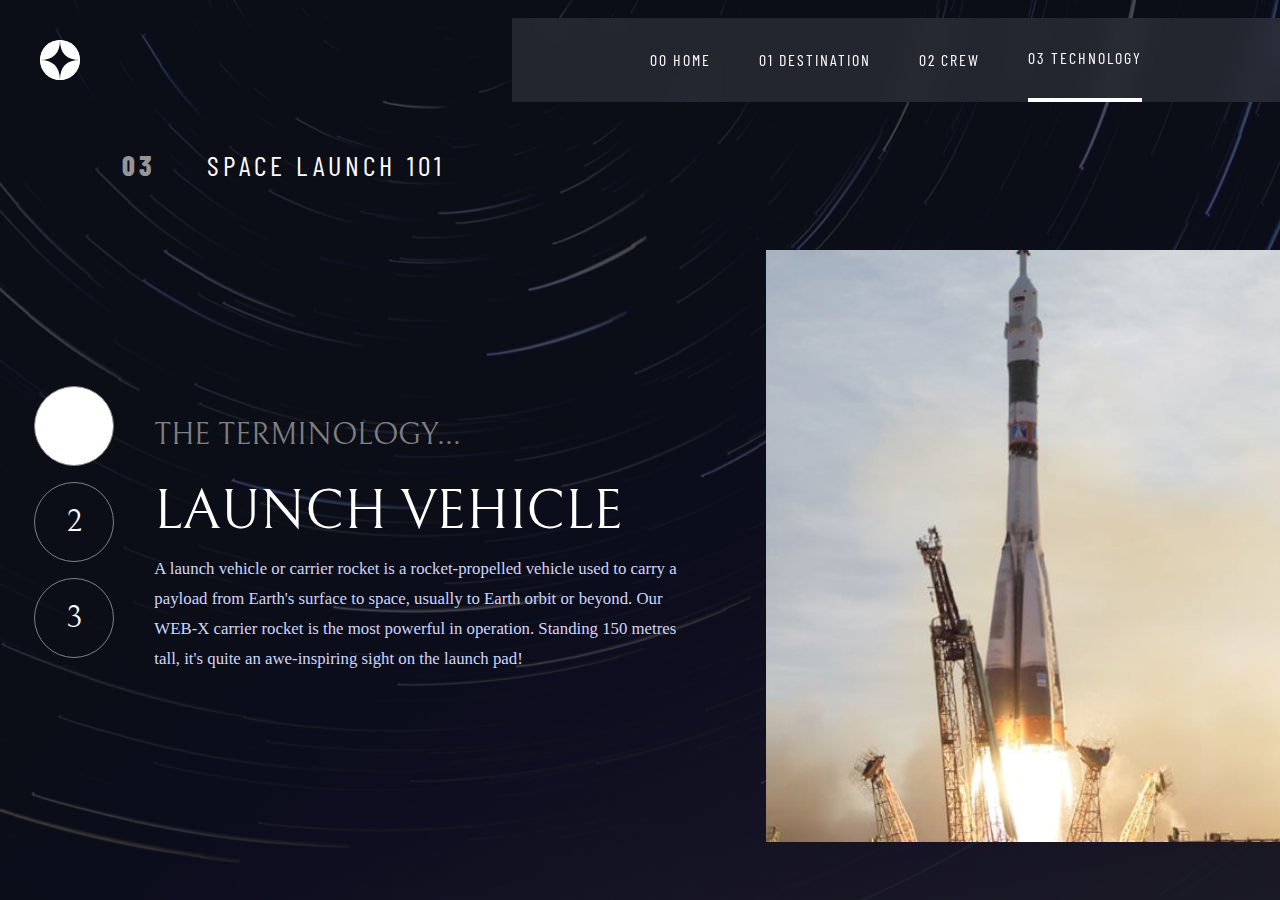
<file: technology-vehicle.html>
<!DOCTYPE html>
<html lang="en">
<head>
  <meta charset="UTF-8">
  <meta name="viewport" content="width=device-width, initial-scale=1.0">
  <link rel="stylesheet" href="techStyles.css">
  <link rel="icon" type="image/png" sizes="32x32" href="./assets/favicon-32x32.png">
  <script src="app.js" defer></script>
  <title>Frontend Mentor | Space tourism website</title>
</head>
<body>

  <nav>
    <img src="assets/shared/logo.svg" alt="logo" class="logo">
    <img src="assets/shared/icon-hamburger.svg" alt="ham" class="ham">
    <div class="nav-list-holder">
      <div class="img-holder">
        <img src="assets/shared/icon-close.svg" alt="close icon" class="close">
      </div>
      <ol class="nav-list">
        <li class="nav-item"><a href="index.html" class="home"><span>00</span> Home</a></li>
        <li class="nav-item"><a href="destination-moon.html" class="destination"><span>01</span> Destination</a></li>
        <li class="nav-item"><a href="crew-commander.html" class="crew"><span>02</span> Crew</a></li>
        <li class="nav-item"><a href="technology-vehicle.html" class="technology"><span>03 </span>Technology</a></li>
      </ol>
    </div>
  </nav>

  <main>
    <div class="spaceLaunch">
      <p class="launch-title">
        <span>03</span> Space launch 101
      </p>
    </div>

    <section class="space-img-holder">
      <!-- <img src="assets/technology/image-launch-vehicle-portrait.jpg" alt="" class="space-img"> -->
    </section>
  
    <article class="main-content">
      <section class="rest">
        <ul class="space-nav">
          <li class="space-nav-item"><a href="technology-vehicle.html">1</a></li>
          <li class="space-nav-item"><a href="technology-spaceport.html">2</a></li>
          <li class="space-nav-item"><a href="technology-capsule.html">3</a></li>
        </ul>
        <div class="space-main-text">
          <h1 class="terminology"><span>The terminology...</span><br>Launch vehicle</h1>
          <p class="space-body-text">
            A launch vehicle or carrier rocket is a rocket-propelled vehicle used to carry a 
            payload from Earth's surface to space, usually to Earth orbit or beyond. Our 
            WEB-X carrier rocket is the most powerful in operation. Standing 150 metres tall, 
            it's quite an awe-inspiring sight on the launch pad!
          </p>
        </div>
      </section>

    </article>
  </main>

</body>
</html>
</file>
<file: style.css>
@import url('https://fonts.googleapis.com/css2?family=Bellefair&display=swap');
@import url('https://fonts.googleapis.com/css2?family=Barlow+Condensed:ital,wght@0,100;0,200;0,300;0,400;0,500;0,600;0,700;0,800;0,900;1,100;1,200;1,300;1,400;1,500;1,600;1,700;1,800;1,900&display=swap');

/*
  1. Use a more-intuitive box-sizing model.
*/
*, *::before, *::after {
    box-sizing: border-box;
  }
  
  /*
    2. Remove default margin
  */
  * {
    margin: 0;
    --blue-500 : #0B0D17;
    --blue-300 : #D0D6F9;
    --white:     #ffffff;
  }
  
  /*
    Typographic tweaks!
    3. Add accessible line-height
    4. Improve text rendering
  */
  body {
    line-height: 1.5;
    -webkit-font-smoothing: antialiased;
    font-size: 16px;
    font-family: 'bellefair', serif;
  }
  html, body {
    height: 100%;
  }
  
  /*
    5. Improve media defaults
  */
  img, picture, video, canvas, svg {
    display: block;
    max-width: 100%;
  }
  
  /*
    6. Remove built-in form typography styles
  */
  input, button, textarea, select {
    font: inherit;
  }
  
  /*
    7. Avoid text overflows
  */
  p, h1, h2, h3, h4, h5, h6 {
    overflow-wrap: break-word;
  }
  
  /*
    8. Create a root stacking context
  */
  #root, #__next {
    isolation: isolate;
  }
  /* phone styles */

  body {
    background-image: url('starter-code/assets/home/background-home-mobile.jpg');
    background-color: var(--blue-500);
    background-size: cover; /* Ensures the image covers the whole page */
    background-position: center; /* Centers the image */
    background-repeat: no-repeat; /* Prevents the image from repeating */
    background-attachment: fixed; /* Makes the image stay fixed during scrolling */
  }
  nav {
    width: 100%;
    display: grid;
    grid-template-columns: 15% auto;
    align-items: center;
    /* padding: 1.5em; */
  }
  .ham {
    justify-self: end;
    cursor: pointer;
    margin: 2em;
  }
  .logo {
    width: 2.5em;
    height: 2.5em;
    background-color: var(--white);
    border-radius: 2.5em;
    margin: 2.5em;
  }
  .nav-list-holder {
    /* display: none; */
    position: fixed;
    height: 100%;
    width: 275px;
    top: 0;
    right: 0;
    opacity: 0;
    visibility: hidden;
    transform: translateX(275px); /* Off-screen to the right */
    transition: all 0.5s ease; /* Smooth transition */
    grid-template-rows: auto 1fr;
    padding-left: 2.5em;
    padding-top: 2.5em;
    background-color: hsl(0 0% 100% / 0.1);
    backdrop-filter: blur(1rem);
  }
  .nav-list-holder.open {
    display: grid;
    transform: translateX(0);
    opacity: 1;
    visibility: visible;
  }
  .nav-list {
    display: flex;
    flex-direction: column;
    gap: 2em;
    padding: 0;
  }
  .img-holder {
    width: 13em;
    height: 5em;
    display: grid;
    cursor: pointer;
  }
  .close {
    align-self: center;
    justify-self: end;
  }
  .nav-item {
    list-style: none;

  }
  .nav-item a {
    text-decoration: none;
    color: var(--white);
    text-transform: uppercase;
    font-family: 'Barlow condensed';
    letter-spacing: 2px;
  }
  .nav-item.active{
    border-right: .3em solid white;

  }
  .nav-item:hover {
    border-right: .3em solid white;
  }

  main {  
    padding: 1.5em;
    color: var(--white);
    display: grid;
    grid-template-rows: 1fr 1fr;
  }
  .text {
    text-align: center;
  }
  .first-line {
    font-size: 1em;
    font-family: 'Barlow', serif;
    letter-spacing: 0.15em;
    font-weight: 100;
    text-transform: uppercase;
  }
  .space {
    font-size: 5em;
    text-transform: uppercase;
    font-weight: 400;
    font-family: "Bellefair";
  }
  .body-text {
    font-size:  1.1em;
    font-family: 'Barlow';
  }
  .explore {
    display: grid;
    place-content: center;
  }
  .btn {
    width: 9em;
    height: 9em;
    border-radius: 100%;
    border: none;
    font-size: 1.125em;
    text-transform: uppercase;
    transition: box-shadow .3s ease-out;
    cursor: pointer;
  }
  .btn:hover {
    box-shadow: 0 0 0em 2em hsl(0 0 100% / 0.25);
  }

  /* Media query */

  @media screen and (min-width: 600px) {
    .ham {
      display: none;
    }
    nav {
      padding: 0;
      /* padding-left: 2.5em; */
    }
    .nav-list-holder {
      display: flex;
      position:inherit;
      opacity: 1;
      visibility: visible;
      width: auto;
      flex-direction: row;
      transform: translateX(0);
      height: 100%;
      justify-content: space-around;
      align-items: center;
      padding: 0;
      /* padding-left: 6em;
      padding-right:2.5em; */
      /* background: rgba(255, 255, 255, 0.05); */
    }
    .nav-list {
      height: 100%;
      align-items: center;
    }
    .nav-item {
      height: 100%;
      display: flex;
      align-items: center;
    }
    .nav-item.active{
      border-bottom: .3em solid white;
      border-right: 0;
    }
    .nav-item:hover {
      border-bottom: .3em solid white;
      border-right: 0;
    }
    .img-holder {
      display: none;
    }
    .nav-list {
      display: flex;
      flex-direction: row;
      gap: 3em;
    }
    .text {
      display: grid;
      justify-items: center;
      font-family: "Bellefair";
    }
    .first-line {
      font-size:1.25em;
      text-transform: uppercase;
    }
    .space {
      font-size: 9em;
    }
    .body-text {
      font-size: 1em;
      max-width: 55ch;
      text-align: center;
    }
  }
  @media screen and (min-width: 900px) {
    nav {
      grid-template-columns: 40% 60%;
      /* padding: 1.5em 4em; */
    }
    main {
      height: 80%;
      display: flex;
      align-items: end;
      justify-content: space-between;
      width: 80%;
      margin: 0 auto;
    }
    .nav-list-holder {
      height: 70%;
    }
    .text {
      text-align: start;
      justify-items: start;
    }
    .body-text {
      text-align: start;
    }
    .explore {
      height: 17em;
      width: 17em;
    }

  }

  @media (min-width: 600px) and (max-width: 900px) {
    .nav-item a > span {
      display: none;
    }
  }
</file>
<file: crewStyles.css>
@import url('https://fonts.googleapis.com/css2?family=Bellefair&display=swap');
@import url('https://fonts.googleapis.com/css2?family=Barlow+Condensed:ital,wght@0,100;0,200;0,300;0,400;0,500;0,600;0,700;0,800;0,900;1,100;1,200;1,300;1,400;1,500;1,600;1,700;1,800;1,900&display=swap');

/*
  1. Use a more-intuitive box-sizing model.
*/
*, *::before, *::after {
    box-sizing: border-box;
  }
  
  /*
    2. Remove default margin
  */
  * {
    margin: 0;
    --blue-500 : #0B0D17;
    --blue-300 : #D0D6F9;
    --white:     #ffffff;
  }
  
  /*
    Typographic tweaks!
    3. Add accessible line-height
    4. Improve text rendering
  */
  body {
    line-height: 1.5;
    -webkit-font-smoothing: antialiased;
    font-size: 16px;
    font-family: 'bellefair', serif;
  }
  html, body {
    height: 100%;
  }
  
  /*
    5. Improve media defaults
  */
  img, picture, video, canvas, svg {
    display: block;
    max-width: 100%;
  }
  
  /*
    6. Remove built-in form typography styles
  */
  input, button, textarea, select {
    font: inherit;
  }
  
  /*
    7. Avoid text overflows
  */
  p, h1, h2, h3, h4, h5, h6 {
    overflow-wrap: break-word;
  }
  
  /*
    8. Create a root stacking context
  */
  #root, #__next {
    isolation: isolate;
  }

/* nav */
body {
    background-image: url(assets/crew/background-crew-mobile.jpg);
    background-size: cover; /* Ensures the image covers the whole page */
    background-position: center; /* Centers the image */
    background-repeat: no-repeat; /* Prevents the image from repeating */
    background-attachment: fixed; /* Makes the image stay fixed during scrolling */
}

nav {
    width: 100%;
    display: grid;
    grid-template-columns: 15% auto;
    align-items: center;
    /* padding: 1.5em; */
  }
  .ham {
    justify-self: end;
    cursor: pointer;
    margin: 2em;
  }
  .logo {
    width: 2.5em;
    height: 2.5em;
    background-color: var(--white);
    border-radius: 2.5em;
    margin: 2.5em;
  }
  .nav-list-holder {
    /* display: none; */
    position: fixed;
    height: 100%;
    width: 275px;
    top: 0;
    right: 0;
    opacity: 0;
    visibility: hidden;
    transform: translateX(275px); /* Off-screen to the right */
    transition: all 0.5s ease; /* Smooth transition */
    grid-template-rows: auto 1fr;
    padding-left: 2.5em;
    padding-top: 2.5em;
    background-color: hsl(0 0% 100% / 0.1);
    backdrop-filter: blur(1rem);
  }
  .nav-list-holder.open {
    display: grid;
    transform: translateX(0);
    opacity: 1;
    visibility: visible;
  }
  .nav-list {
    display: flex;
    flex-direction: column;
    gap: 2em;
    padding: 0;
  }
  .img-holder {
    width: 13em;
    height: 5em;
    display: grid;
    cursor: pointer;
  }
  .close {
    align-self: center;
    justify-self: end;
  }
  .nav-item {
    list-style: none;

  }
  .nav-item a {
    text-decoration: none;
    color: var(--white);
    text-transform: uppercase;
    font-family: 'Barlow condensed';
    letter-spacing: 2px;
  }
  .nav-item:hover {
    border-right: .3em solid white;
  }
  .nav-item.active {
    border-right: .3em solid white;

  }


  @media screen and (min-width: 600px) {
    .ham {
      display: none;
    }
    nav {
      padding: 0;
      /* padding-left: 2.5em; */
    }
    .nav-list-holder {
      display: flex;
      position:inherit;
      opacity: 1;
      visibility: visible;
      width: auto;
      flex-direction: row;
      transform: translateX(0);
      height: 100%;
      justify-content: space-around;
      align-items: center;
      padding: 0;
      /* padding-left: 6em;
      padding-right:2.5em; */
      /* background: rgba(255, 255, 255, 0.05); */
    }
    .nav-list {
      height: 100%;
      align-items: center;
    }
    .nav-item {
      height: 100%;
      display: flex;
      align-items: center;
    }
    .nav-item.active{
      border-bottom: .3em solid white;
      border-right: 0;
    }
    .nav-item:hover {
      border-bottom: .3em solid white;
      border-right: 0;
    }
    .img-holder {
      display: none;
    }
    .nav-list {
      display: flex;
      flex-direction: row;
      gap: 3em;
    }
  }

  @media screen and (min-width: 900px) {
    nav {
      grid-template-columns: 40% 60%;
      /* padding: 1.5em 4em; */
    }
    .nav-list-holder {
      height: 70%;
    }
  }

  @media (min-width: 600px) and (max-width: 900px) {
    .nav-item a > span {
      display: none;
    }
  }


  /* main */

  main {
    display: flex;
    flex-direction: column;
    align-items: center;
    justify-content: center;
    color: var(--white);
    padding: 1.5em;
    gap: 1.5em;
  }
  .main-crew-text {
    padding-block-start: 2.5em;
    display: flex;
    flex-direction: column;
    align-items: center;
    text-align: center;
    gap: 1.5em;
  }
  .meetCrew {
    font-size: 1em;
    font-family: 'Barlow condensed';
    letter-spacing: 0.15em;
    text-transform: uppercase;
    line-height: 79%;
  }
  .meetCrew span {
    color: grey;
    font-weight: 700;
    margin-inline-end: 1.5em;
  }
  .info-text {
    display: flex;
    flex-direction: column;
    gap: 1.5em;
    padding-block-end: 2.4em;
  }
  .info-text h1 {
    font-size: 1.4em;
    font-family: 'Bellefair';
    font-weight: 400;
    text-transform: uppercase;
  }
  .info-text h1 span {
    color: gray;
    font-size: 0.8em;
 }
 .crew-body-text {
    font-size: 0.9em;
    color: var(--blue-300);
    font-family: 'Barlow';
    line-height: 180%;
    max-width: 40ch;
 }
  .crew-members-nav {
    display: flex;
    justify-content: center;
    list-style: none;
    padding: 0;
 }
 .crew-member {
    margin: 0 .7em;
 }
 .crew-member a {
    display: inline-block;
    width: .6em;
    height: .6em;
    border-radius: 50%;
    background-color: rgb(163, 162, 162);
 }
 .crew-member a.active {
    background-color: var(--white);
 }
 .crew-member a:hover {
    background-color: var(--white);
 }
 .member-image {
    display: flex;
    justify-content: center;
 }
 .member-image img {
    max-width: 18.2em;
    max-height: 21.2em;
    mask-image: linear-gradient(to bottom, #0B0D17 80%, transparent);
  -webkit-mask-image: linear-gradient(to bottom, #0B0D17 80%, transparent);
 }

 @media (min-width: 600px) {
    .meet {
        align-self: flex-start;
    }
    .meetCrew {
        font-size: 1.25em;
    }
    .info-text h1 {
        font-size: 2.5em;
    }
    .info-text h1 span {
        font-size: 0.6em;
    }
    .crew-body-text {
        font-size: 1em;
        max-width: 62ch;
    }
    .member-image{
        margin-block-end: -2em;
    }
    .member-image img {
        max-width: 27em;
        max-height: 35em;
    }
 }


 @media (min-width: 900px) {
    main {
        padding: 0;
        margin: 1em auto;
        width: 77%;
        height: 80%;
        display: grid;
        grid-template-rows: min-content auto;
        grid-template-columns: 1fr 1fr;
        justify-content: start;
        text-align: start;
    }
    .meet {
        grid-area: 1 / 1 / 2 /3;
    }
    .meetCrew {
        font-size: 1.75em;
    }
    .info-text h1 {
        font-size: 3.5em;
    }
    .main-crew-text {
        text-align: start;
        align-items: flex-start;
        justify-content: space-between;
        height: 70%;
        gap: 5em;
    }
    .crew-body-text {
        font-size: 1.125em;
    }
    .member-image {
        margin-block-end: 0;
    }
    .member-image img {
        max-width: 33em;
        max-height: 42em;
    }
 }
 @media (max-width: 1301px) {
    .main-crew-text {
        height: fit-content;
        gap: 5em;
    }
 }
</file>
<file: destinationStyles.css>
@import url('https://fonts.googleapis.com/css2?family=Bellefair&display=swap');
@import url('https://fonts.googleapis.com/css2?family=Barlow+Condensed:ital,wght@0,100;0,200;0,300;0,400;0,500;0,600;0,700;0,800;0,900;1,100;1,200;1,300;1,400;1,500;1,600;1,700;1,800;1,900&display=swap');

/*
  1. Use a more-intuitive box-sizing model.
*/
*, *::before, *::after {
    box-sizing: border-box;
  }
  
  /*
    2. Remove default margin
  */
  * {
    margin: 0;
    --blue-500 : #0B0D17;
    --blue-300 : #D0D6F9;
    --white:     #ffffff;
  }
  
  /*
    Typographic tweaks!
    3. Add accessible line-height
    4. Improve text rendering
  */
  body {
    line-height: 1.5;
    -webkit-font-smoothing: antialiased;
    font-size: 16px;
    font-family: 'bellefair', serif;
  }
  html, body {
    height: 100%;
  }
  
  /*
    5. Improve media defaults
  */
  img, picture, video, canvas, svg {
    display: block;
    max-width: 100%;
  }
  
  /*
    6. Remove built-in form typography styles
  */
  input, button, textarea, select {
    font: inherit;
  }
  
  /*
    7. Avoid text overflows
  */
  p, h1, h2, h3, h4, h5, h6 {
    overflow-wrap: break-word;
  }
  
  /*
    8. Create a root stacking context
  */
  #root, #__next {
    isolation: isolate;
  }

body {
    background-image: url(assets/destination/background-destination-mobile.jpg);
    background-size: cover; /* Ensures the image covers the whole page */
    background-position: center; /* Centers the image */
    background-repeat: no-repeat; /* Prevents the image from repeating */
    background-attachment: fixed; /* Makes the image stay fixed during scrolling */
}

nav {
    width: 100%;
    display: grid;
    grid-template-columns: 15% auto;
    align-items: center;
    /* padding: 1.5em; */
  }
  .ham {
    justify-self: end;
    cursor: pointer;
    margin: 2em;
  }
  .logo {
    width: 2.5em;
    height: 2.5em;
    background-color: var(--white);
    border-radius: 2.5em;
    margin: 2.5em;
  }
  .nav-list-holder {
    /* display: none; */
    position: fixed;
    height: 100%;
    width: 275px;
    top: 0;
    right: 0;
    opacity: 0;
    visibility: hidden;
    transform: translateX(275px); /* Off-screen to the right */
    transition: all 0.5s ease; /* Smooth transition */
    grid-template-rows: auto 1fr;
    padding-left: 2.5em;
    padding-top: 2.5em;
    background-color: hsl(0 0% 100% / 0.1);
    backdrop-filter: blur(1rem);
  }
  .nav-list-holder.open {
    display: grid;
    transform: translateX(0);
    opacity: 1;
    visibility: visible;
  }
  .nav-list {
    display: flex;
    flex-direction: column;
    gap: 2em;
    padding: 0;
  }
  .img-holder {
    width: 13em;
    height: 5em;
    display: grid;
    cursor: pointer;
  }
  .close {
    align-self: center;
    justify-self: end;
  }
  .nav-item {
    list-style: none;

  }
  .nav-item a {
    text-decoration: none;
    color: var(--white);
    text-transform: uppercase;
    font-family: 'Barlow condensed';
    letter-spacing: 2px;
  }
  .nav-item:hover {
    border-right: .3em solid white;
  }
  .nav-item.active {
    border-right: .3em solid white;

  }


  @media screen and (min-width: 600px) {
    .ham {
      display: none;
    }
    nav {
      padding: 0;
      /* padding-left: 2.5em; */
    }
    .nav-list-holder {
      display: flex;
      position:inherit;
      opacity: 1;
      visibility: visible;
      width: auto;
      flex-direction: row;
      transform: translateX(0);
      height: 100%;
      justify-content: space-around;
      align-items: center;
      padding: 0;
      /* padding-left: 6em;
      padding-right:2.5em; */
      /* background: rgba(255, 255, 255, 0.05); */
    }
    .nav-list {
      height: 100%;
      align-items: center;
    }
    .nav-item {
      height: 100%;
      display: flex;
      align-items: center;
    }
    .nav-item.active{
      border-bottom: .3em solid white;
      border-right: 0;
    }
    .nav-item:hover {
      border-bottom: .3em solid white;
      border-right: 0;
    }
    .img-holder {
      display: none;
    }
    .nav-list {
      display: flex;
      flex-direction: row;
      gap: 3em;
    }
  }

  @media screen and (min-width: 900px) {
    nav {
      grid-template-columns: 40% 60%;
      /* padding: 1.5em 4em; */
    }
    .nav-list-holder {
      height: 70%;
    }
  }

  @media (min-width: 600px) and (max-width: 900px) {
    .nav-item a > span {
      display: none;
    }
  }











/* main */
main {
    width: 100%;
    color: var(--white);
    display: grid;
    justify-items: center;
    padding: 1.5em;
    gap: 1.5em;
}
.pick-title {
    font-size: 1em;
    font-family: 'Barlow condensed';
    letter-spacing: 0.15em;
    text-transform: uppercase;
}
.pick-title span {
    margin-inline: 1.5em;
    color: var(--blue-300);
    font-weight: bold;
}
.img {
    width: 10em;
    aspect-ratio: 1;
    margin-block-start: 2em;
    margin-block-end: 2.5em;
}
.destination-nav {
    list-style: none;
    display: flex;
    justify-content: space-between;
    padding-inline:2.5em ;
    height: 2em;
    width: 100%;
}
.destination-nav-item {
    height: 100%;
}
.destination-nav-item.active {
  border-bottom:  0.3em solid var(--white);
}
.destination-nav-item:hover {
    border-bottom: 0.3em solid var(--white);
}
.destination-nav a {
    color: var(--white);
    text-decoration: none;
    font-size: 0.9em;
    font-family: 'Barlow condensed';
    text-transform: uppercase;
}
/* info */
.info {
    display: flex;
    flex-direction: column;
    align-items: center;
    gap: 1em;
    text-align: center;
}
.destination-title {
    font-size: 2.75em;
    font-family: "Bellefair";
    font-weight: 400;
    font-style: normal;
    text-transform: uppercase;
}
.destination-main-text {
    font-size: .95em;
    color: var(--blue-300);
    line-height: 1.8em;
    padding-block-end: 1.5em;
    border-bottom:0.15em solid hsl(0 0 100% / 0.25) ;
}
.distance {
    font-size: 0.9em;
    font-family: 'Barlow condensed';
    letter-spacing: 0.12em;
    text-transform: uppercase;
    font-weight: 200;
    color: var(--blue-300);
}

.est {
    font-size: 0.9em;
    font-family: 'Barlow condensed';
    letter-spacing: 0.12em;
    text-transform: uppercase;
    font-weight: 200;
    color: var(--blue-300);
}
.number {
    font-size: 1.75em;
    font-family: 'Bellefair';
    font-weight: 300;
    font-style: normal;
    text-transform: uppercase;
    color: var(--white);
}

@media (min-width:600px) {
    .pick-title {
        justify-self: self-start;
    }
    .info {
        width: 85%;
    }

    .img {
        width: 18em;
    }
    .destination-nav {
        width: 55%;
    }
    .destination-nav a {
        font-size: 1.1em;
    }
    .destination-title {
        font-size: 5em;
    }
    .destination-main-text {
        font-size: 1em;
        max-width: 55ch;
    }
    .small-text-container {
        display: grid;
        grid-template-columns: auto auto;
        width: 100%;
    }
    
}
@media (min-width: 900px ) {
    main {
        display: grid;
        grid-template-columns: minmax(1fr, min-content) auto;
        grid-template-rows: min-content auto;
        row-gap: 5em;
        width: 90%;

    }
    .pick-title{
        grid-area: 1 / 1 / 2 / 3;
        font-size: 1.75em;
    }
    .img {
        min-width: 20em;
        width: 30em;
        aspect-ratio: none;
        grid-area: 2 / 1 / 3 / 2;
        /* justify-self: start; */
        margin-block-end: 0;
    }
    .info {
        align-items: start;
        text-align: start;
    }
    .destination-title{
        font-size: 6em;
    }
    .destination-main-text {
        font-size: 1.1em;
    }
    .destination-nav {
        width: 65%;
        padding: 0;
    }
}
</file>
<file: techStyles.css>
@import url('https://fonts.googleapis.com/css2?family=Bellefair&display=swap');
@import url('https://fonts.googleapis.com/css2?family=Barlow+Condensed:ital,wght@0,100;0,200;0,300;0,400;0,500;0,600;0,700;0,800;0,900;1,100;1,200;1,300;1,400;1,500;1,600;1,700;1,800;1,900&display=swap');

/*
  1. Use a more-intuitive box-sizing model.
*/
*, *::before, *::after {
    box-sizing: border-box;
  }
  
  /*
    2. Remove default margin
  */
  * {
    margin: 0;
    --blue-500 : #0B0D17;
    --blue-300 : #D0D6F9;
    --white:     #ffffff;
  }
  
  /*
    Typographic tweaks!
    3. Add accessible line-height
    4. Improve text rendering
  */
  body {
    line-height: 1.5;
    -webkit-font-smoothing: antialiased;
    font-size: 16px;
    font-family: 'bellefair', serif;
  }
  html, body {
    height: 100%;
  }
  
  /*
    5. Improve media defaults
  */
  img, picture, video, canvas, svg {
    display: block;
    max-width: 100%;
  }
  
  /*
    6. Remove built-in form typography styles
  */
  input, button, textarea, select {
    font: inherit;
  }
  
  /*
    7. Avoid text overflows
  */
  p, h1, h2, h3, h4, h5, h6 {
    overflow-wrap: break-word;
  }
  
  /*
    8. Create a root stacking context
  */
  #root, #__next {
    isolation: isolate;
  }
  /* phone styles */

  body {
    background-image: url('assets/technology/background-technology-mobile.jpg');
    background-color: var(--blue-500);
    background-size: cover; /* Ensures the image covers the whole page */
    background-position: center; /* Centers the image */
    background-repeat: no-repeat; /* Prevents the image from repeating */
    background-attachment: fixed; /* Makes the image stay fixed during scrolling */
  }
  nav {
    width: 100%;
    display: grid;
    grid-template-columns: 15% auto;
    align-items: center;
    /* padding: 1.5em; */
  }
  .ham {
    justify-self: end;
    cursor: pointer;
    margin: 2em;
  }
  .logo {
    width: 2.5em;
    height: 2.5em;
    background-color: var(--white);
    border-radius: 2.5em;
    margin: 2.5em;
  }
  .nav-list-holder {
    /* display: none; */
    position: fixed;
    height: 100%;
    width: 275px;
    top: 0;
    right: 0;
    opacity: 0;
    visibility: hidden;
    transform: translateX(275px); /* Off-screen to the right */
    transition: all 0.5s ease; /* Smooth transition */
    grid-template-rows: auto 1fr;
    padding-left: 2.5em;
    padding-top: 2.5em;
    background-color: hsl(0 0% 100% / 0.1);
    backdrop-filter: blur(1rem);
  }
  .nav-list-holder.open {
    display: grid;
    transform: translateX(0);
    opacity: 1;
    visibility: visible;
  }
  .nav-list {
    display: flex;
    flex-direction: column;
    gap: 2em;
    padding: 0;
  }
  .img-holder {
    width: 13em;
    height: 5em;
    display: grid;
    cursor: pointer;
  }
  .close {
    align-self: center;
    justify-self: end;
  }
  .nav-item {
    list-style: none;

  }
  .nav-item a {
    text-decoration: none;
    color: var(--white);
    text-transform: uppercase;
    font-family: 'Barlow condensed';
    letter-spacing: 2px;
  }
  .nav-item.active{
    border-right: .3em solid white;

  }
  .nav-item:hover {
    border-right: .3em solid white;
  }

  @media screen and (min-width: 600px) {
    .ham {
      display: none;
    }
    nav {
      padding: 0;
      /* padding-left: 2.5em; */
    }
    .nav-list-holder {
      display: flex;
      position:inherit;
      opacity: 1;
      visibility: visible;
      width: auto;
      flex-direction: row;
      transform: translateX(0);
      height: 100%;
      justify-content: space-around;
      align-items: center;
      padding: 0;
      /* padding-left: 6em;
      padding-right:2.5em; */
      /* background: rgba(255, 255, 255, 0.05); */
    }
    .nav-list {
      height: 100%;
      align-items: center;
    }
    .nav-item {
      height: 100%;
      display: flex;
      align-items: center;
    }
    .nav-item.active{
      border-bottom: .3em solid white;
      border-right: 0;
    }
    .nav-item:hover {
      border-bottom: .3em solid white;
      border-right: 0;
    }
    .img-holder {
      display: none;
    }
    .nav-list {
      display: flex;
      flex-direction: row;
      gap: 3em;
    }
  }

  @media screen and (min-width: 900px) {
    nav {
      grid-template-columns: 40% 60%;
      /* padding: 1.5em 4em; */
    }
    .nav-list-holder {
      height: 70%;
    }

  }

  @media (min-width: 600px) and (max-width: 900px) {
    .nav-item a > span {
      display: none;
    }
  }

  /* main */
main {
    display: grid;
    color: var(--white);
    width: 100%;
    /* height: 100%; */
    padding-block: 1.5em;
    justify-items: center;
}
.spaceLaunch {
    height: fit-content;
}
.launch-title{
    font-family: "Barlow condensed";
    font-size: 1em;
    letter-spacing: 0.15em;
    text-transform: uppercase;
    font-weight: 400;
}
.launch-title span {
    color: rgb(150, 150, 150);
    font-weight: 800;
    margin-inline-end: 1.5em;
}
.main-content {
    display: grid;
    grid-auto-flow: row;
    gap: 2em;
    margin-block-start: 2em;
}
.space-img-holder{
    height: 16em;
    width: 100%;
    margin-block-start: 4em;
    background-image: url(assets/technology/image-launch-vehicle-portrait.jpg);
    background-position: center; /* Center the image */
    background-size: cover; /* Cover ensures the image fills the container while maintaining its aspect ratio */
    background-repeat: no-repeat; /* Prevents the image from repeating */
}
/* .space-img {
    height: inherit;
    width: 100%;
} */
.rest {
    display: flex;
    flex-direction: column;
    align-items: center;
    padding-inline: 1.5em;
    gap: 2.5em;
}
.space-nav {
    display: flex;
    justify-content: center;
    align-items: center;
    gap: 1em;
    padding: 0;
}
.space-nav-item {
    width: 2.5em;
    aspect-ratio: 1;
    border: .1em solid grey;
    border-radius: 100%;
    list-style: none;
    display: flex;
    justify-content: center;
    align-items: center;
}
.space-nav-item.active {
    background-color: var(--white);
}
.space-nav-item a {
    text-decoration: none;
    color: var(--white);
}
.space-main-text {
    text-align: center;
}
.terminology {
    font-size: 1.5em;
    font-family: 'Bellefair';
    text-transform: uppercase;
    font-weight: 400;
    margin-block-end: 1em;
}
.terminology span {
    font-size: 0.75em;
    color: gray;
}
.space-body-text{
    font-size: 0.9em;
    font-family: 'Barlow';
    font-weight: 400;
    line-height: 180%;
    color: var(--blue-300);
}
/* media */


@media (min-width: 600px) {

    .spaceLaunch{
        padding-inline-start: 2.5em;
        justify-self: start;
    }
    .terminology {
        font-size: 2.5em;
    }
    .space-body-text {
        font-size: 1em;
        max-width: 65ch;
    }
}

@media (min-width:900px) {
    main {
        grid: min-content 1fr /  1fr 0.7fr;
        justify-items: start;
        gap: 0 2em;
    }
    .spaceLaunch {
        grid-area: 1 / 1 / 2 / 3;
        padding: 0;
        width: 81%;
        justify-self: center;
    }
    .launch-title {
      font-size: 1.75em;
    }
    .main-content {
        /* display: flex;
        flex-direction: row; */
        width: 100%;
        align-items: center;
        justify-content: center;
    }
    .space-img-holder {
        height: 37em;
        grid-area: 2 / 2 / 3 / 3;
    }
    .rest {
        align-items: start;
        text-align: start;
        padding: 0;
        flex-direction: row;
    }
    .space-main-text {
        text-align: start;
    }
    .space-nav {
        flex-direction: column;
    }
    .space-nav-item {
        width: 5em;
    }
    .space-nav-item a {
        font-size: 2em;
    }
    .terminology {
        font-size: 3.5em;
        margin: 0;
    }
    .terminology span{
        font-size: .55em;
    }
    .space-body-text {
        font-size: 1.05em;
        max-width: 65ch;
    }
}

@media (min-width: 600px) and (max-width: 900px) {
    .space-img-holder {
        background-image: url(assets/technology/image-launch-vehicle-landscape.jpg);
        min-height: 22em;
        width: 100vw;
    }
  }
</file>
